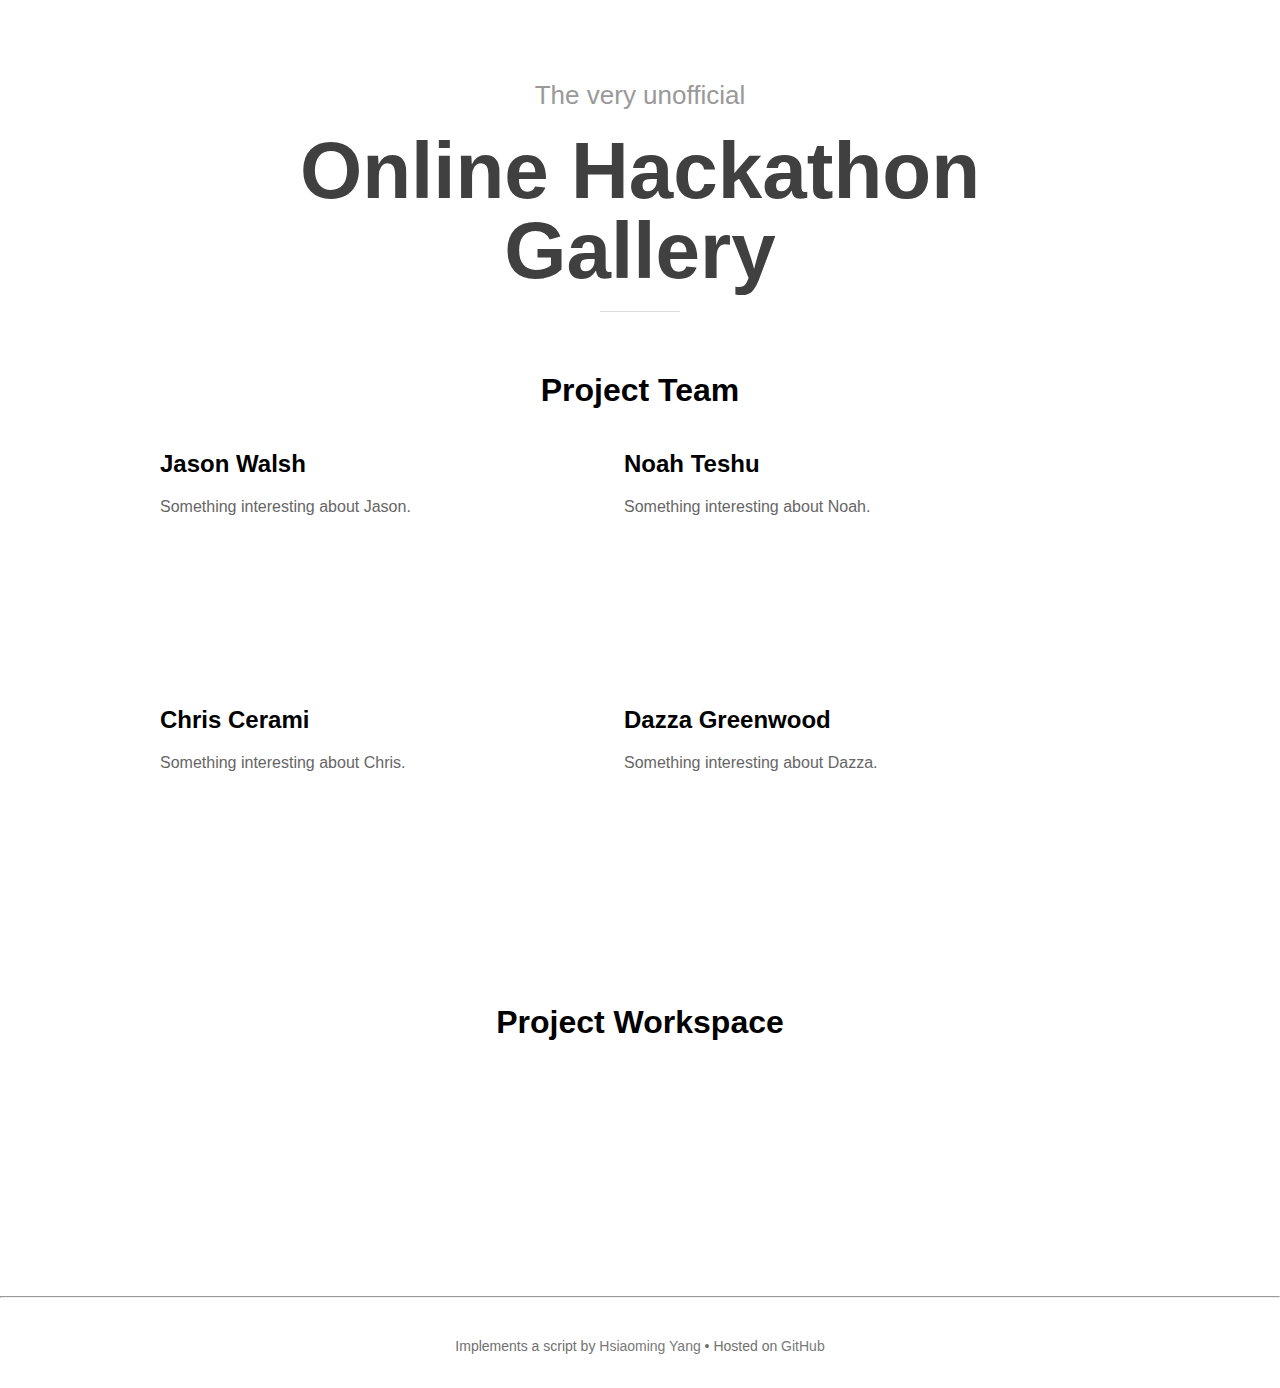
<file: index.html>
<!doctype html>
<html>
  <head>
    <title>Online Hackathon</title>
    <link rel="stylesheet" href="site.css">
    <meta name="gc:base" content="./">
    <meta name="gc:client-id" content="a11a1bda412d928fb39a">
    <meta name="gc:client-secret" content="92b7cf30bc42c49d589a10372c3f9ff3bb310037">
    <script type="text/javascript">
      var _gaq = _gaq || [];
      _gaq.push(['_setAccount', 'UA-21475122-5']);
      _gaq.push(['_setCustomVar', 1, 'Repo', 'lepture/github-cards']);
      _gaq.push(['_trackPageview']);
      (function() {
        var ga = document.createElement('script'); ga.type = 'text/javascript'; ga.async = true;
        if (location.port || !/^http/.test(location.protocol)) {
          return;
        }
        ga.src = '//www.google-analytics.com/ga.js';
        var s = document.getElementsByTagName('script')[0]; s.parentNode.insertBefore(ga, s);
      })();
    </script>
  </head>
  <body>  

  <div class="container">
      <div class="header">
        <div class="unofficial">The very unofficial</div>
        <h1>Online Hackathon Gallery</h1>
      </div>
      <div class="cases">
        
       <center><h1>Project Team</h1></center>


        <div class="case user">
          <h2>Jason Walsh</h2>
          <p>Something interesting about Jason.</p>
          <div class="github-card" data-user="jwalsh" data-theme="medium"></div>
        </div>

        <div class="case user">
          <h2>Noah Teshu</h2>
          <p>Something interesting about Noah.</p>
          <div class="github-card" data-user="Noah-T" data-width=400 data-theme="medium"></div>
        </div>


       <div class="case user">
          <h2>Chris Cerami</h2>
          <p>Something interesting about Chris.</p>
          <div class="github-card" data-user="chrisccerami" data-theme="medium"></div>
        </div>

        <div class="case user">
          <h2>Dazza Greenwood</h2>
          <p>Something interesting about Dazza.</p>
          <div class="github-card" data-user="dazzaji" data-width=400 data-theme="medium"></div>
        </div>

      </div>










      <div class="howto">
        <h1>Project Workspace</h1>
        <div class="github-card" data-user="FirstToDisclose" data-repo="OnlineHackathon" data-width=400  data-theme="medium"></div>
        </div>

        

        

          
        </div>
        <div class="howto-section" id="howto-preview">
        </div>
        <div class="howto-section">     </div>
      </div>


      <hr>
      
      <div class="footer">
        <p>Implements a script by <a href="http://lepture.com/">Hsiaoming Yang</a> • Hosted on <a href="https://github.com">GitHub</a></p>
      </div>
    </div>
    <script src="site.js"></script>
    <script src="widget.js"></script>
  </body>
</html>
</file>
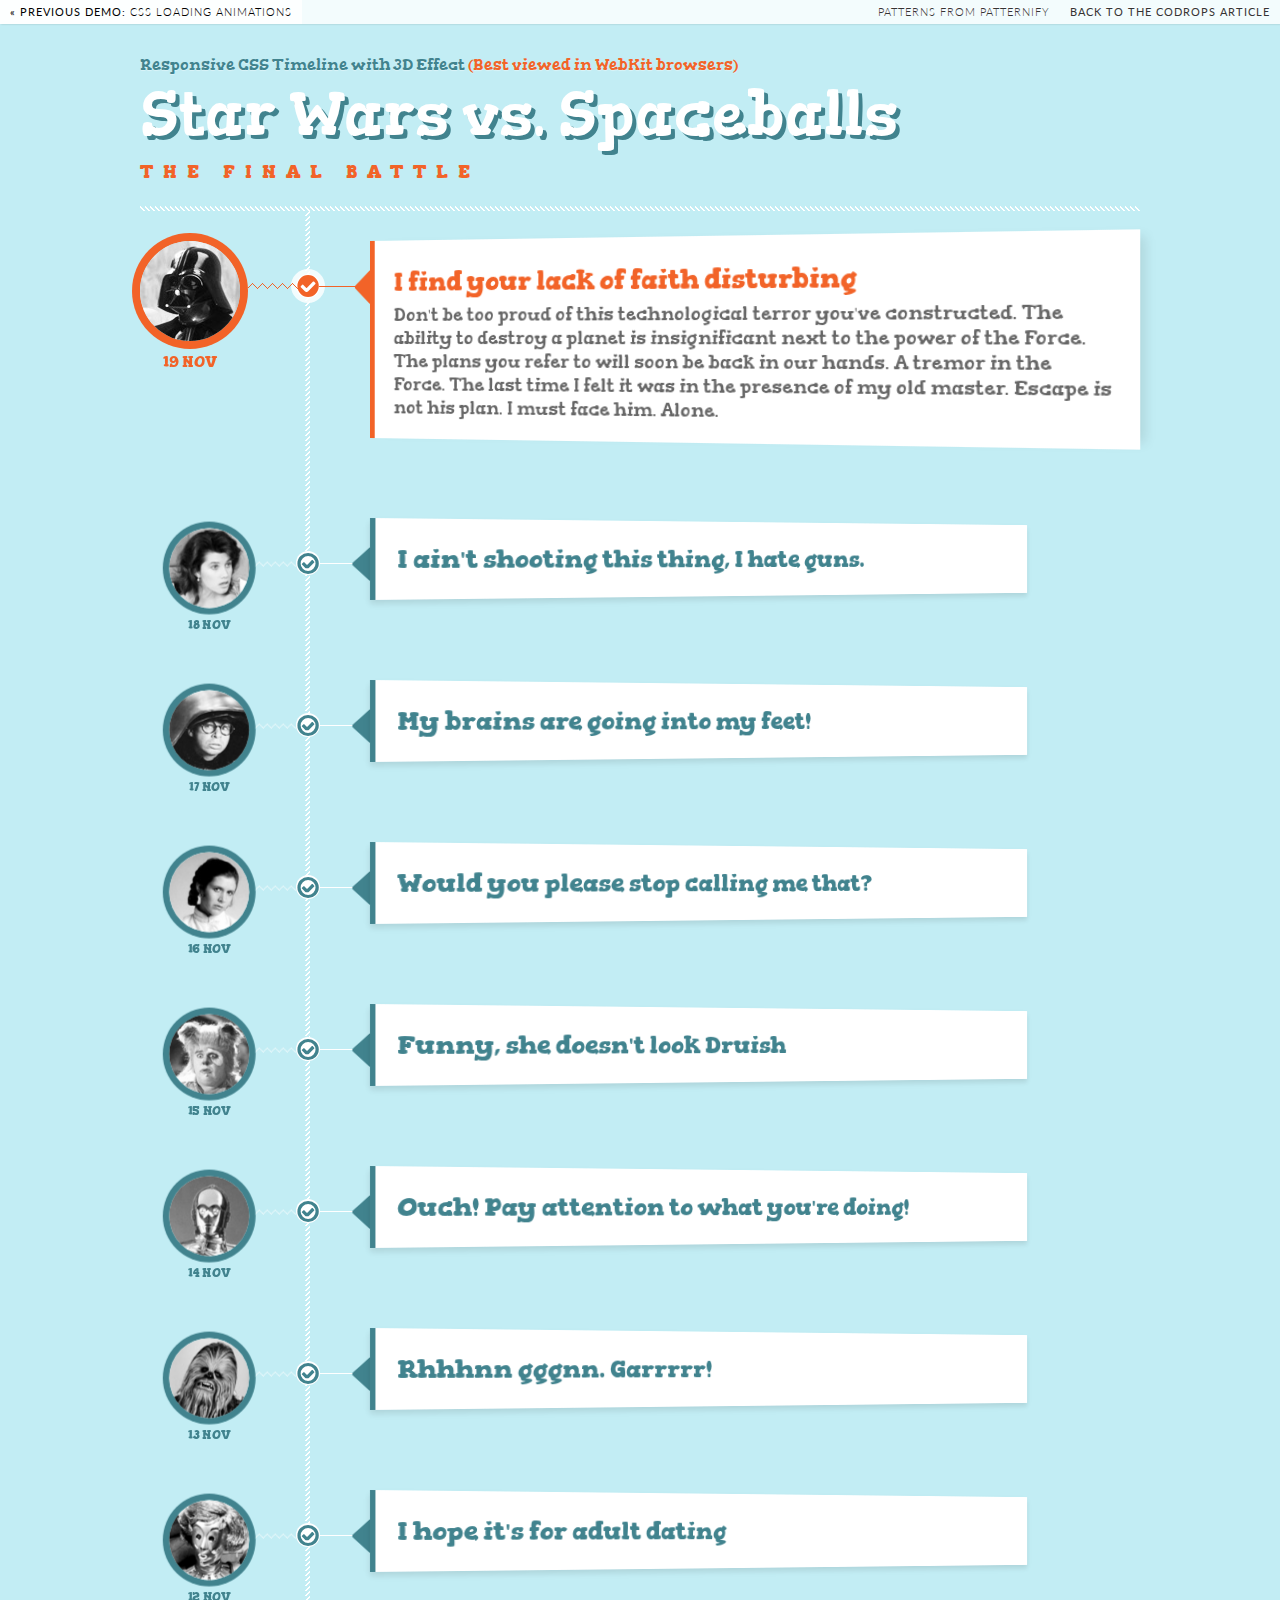
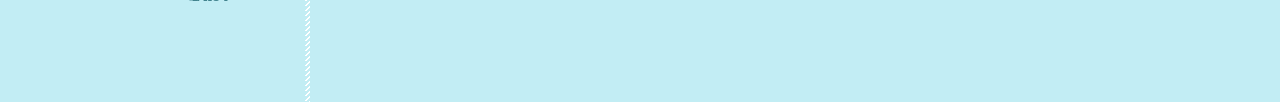
<file: 3Dtime/index.html>
<!DOCTYPE html>
<html lang="en">
	<head>
		<meta charset="UTF-8" />
		<meta http-equiv="X-UA-Compatible" content="IE=edge,chrome=1"> 
		<meta name="viewport" content="width=device-width, initial-scale=1.0"> 
		<title>Responsive CSS Timeline with 3D Effect</title>
		<meta name="description" content="Responsive CSS Timeline with 3D Effect" />
		<meta name="keywords" content="timeline, 3d, css, css3, css-only, transitions, responsive, fluid" />
		<meta name="author" content="Codrops" />
		<link rel="shortcut icon" href="../favicon.ico"> 
		<link rel="stylesheet" type="text/css" href="css/style.css" />
		<script src="js/modernizr.custom.63321.js"></script>
		<!--[if lte IE 7]><style>.support-note .note-ie{display:block;}</style><![endif]-->
	</head>
	<body>
		<div class="container">	

			<!-- Codrops top bar -->
			<div class="codrops-top clearfix">
				<a href="http://tympanus.net/Tutorials/LoadingAnimations/">
					<strong>&laquo; Previous Demo: </strong>Css Loading Animations
				</a>
				<span class="right">
					<a href="http://www.patternify.com/">Patterns from Patternify</a>
					<a href="http://tympanus.net/codrops/?p=12185">
						<strong>Back to the Codrops Article</strong>
					</a>
				</span>
			</div><!--/ Codrops top bar -->
			
			<header class="clearfix">
			
				<h1>Responsive CSS Timeline with 3D Effect <span>(Best viewed in WebKit browsers)</span></h1>
				<h2>Star Wars vs. Spaceballs <span>The final battle</span></h2>
				<div class="support-note">
					<span class="note-ie">Sorry, only modern browsers.</span>
				</div>
				
			</header>
			
			<section class="main">

				<ul class="timeline">

					<li class="event">
						<input type="radio" name="tl-group" checked/>
						<label></label>
						<div class="thumb user-4"><span>19 Nov</span></div>
						<div class="content-perspective">
							<div class="content">
								<div class="content-inner">
									<h3>I find your lack of faith disturbing</h3>
									<p>Don't be too proud of this technological terror you've constructed. The ability to destroy a planet is insignificant next to the power of the Force. The plans you refer to will soon be back in our hands. A tremor in the Force. The last time I felt it was in the presence of my old master. Escape is not his plan. I must face him. Alone.</p>
								</div>
							</div>
						</div>
					</li>

					<li class="event">
						<input type="radio" name="tl-group"/>
						<label></label>
						<div class="thumb user-6"><span>18 Nov</span></div>
						<div class="content-perspective">
							<div class="content">
								<div class="content-inner">
									<h3>I ain't shooting this thing, I hate guns.</h3>
									<p>Ha, didn't even stay for the wedding. Just took his million spacebucks and ran. And you will not call me 'you'. You will never address me as 'you'. You will call me 'your royal highness'. I really must go back. I shouldn't have run away. I realize now that love is one luxury a princess cannot afford. </p>
								</div>
							</div>
						</div>
					</li>

					<li class="event">
						<input type="radio" name="tl-group"/>
						<label></label>
						<div class="thumb user-3"><span>17 Nov</span></div>
						<div class="content-perspective">
							<div class="content">
								<div class="content-inner">
									<h3>My brains are going into my feet! </h3>
									<p>We're done with you. Go back to the golf course and work on your putz. Nah, he got the upside, I got the downside. See there's two sides to every Schwartz.  What's the matter with this thing, what's all that churnning and bubbling, you call that radar screen? Ah, planet Druidia. And under that air shield, ten thousand years of fresh air. We must get through that air shield! Say goodbye to your two best friends, and I don't mean your pals in the Winnebago. So, Lone Star, now you see that evil will always triumph because good is dumb. </p>
								</div>
							</div>
						</div>
					</li>

					<li class="event">
						<input type="radio" name="tl-group"/>
						<label></label>
						<div class="thumb user-5"><span>16 Nov</span></div>
						<div class="content-perspective">
							<div class="content">
								<div class="content-inner">
									<h3>Would you please stop calling me that?</h3>
									<p>You make it so difficult sometimes. You have your moments. Not many of them, but you do have them. You're not actually going IN to an asteroid field? I happen to like nice men. This bucket of bolts's never gonna get us past that blockade. We're going to get pulverized if we stay out here much longer. Evacuate remaining ground staff.</p>
								</div>
							</div>
						</div>
					</li>

					<li class="event">
						<input type="radio" name="tl-group"/>
						<label></label>
						<div class="thumb user-2"><span>15 Nov</span></div>
						<div class="content-perspective">
							<div class="content">
								<div class="content-inner">
									<h3>Funny, she doesn't look Druish</h3>
									<p>It's not that we're afraid, far from it, it's just that we've got this thing about death... It's not us! I'm a mog: half man, half dog. I'm my own best friend! The minute we move in they're gonna spot us on their radar. Whoa, hold it, time. Chief... I can't... I can't go any further. I can't go any further. </p>
								</div>
							</div>
						</div>
					</li>

					<li class="event">
						<input type="radio" name="tl-group"/>
						<label></label>
						<div class="thumb user-7"><span>14 Nov</span></div>
						<div class="content-perspective">
							<div class="content">
								<div class="content-inner">
									<h3>Ouch! Pay attention to what you're doing! </h3>
									<p>Artoo says that the chances of survival are 725 to 1. Actually Artoo has been known to make mistakes... from time to time... Oh dear...The odds of successfully surviving an attack on an Imperial Star Destroyer are approximately... Sir, it's quite possible this asteroid is not entirely stable. Oh. They've encased him in Carbonite. He should be quite well protected. If he survived the freezing process, that is. If I may say so, sir, I noticed earlier the hyperdrive motivator has been damaged. It's impossible to go to lightspeed. Stupid little short-circuit! He'll be *quite* all right. </p>
								</div>
							</div>
						</div>
					</li>

					<li class="event">
						<input type="radio" name="tl-group"/>
						<label></label>
						<div class="thumb user-1"><span>13 Nov</span></div>
						<div class="content-perspective">
							<div class="content">
								<div class="content-inner">
									<h3>Rhhhnn gggnn. Garrrrr!</h3>
									<p>Rrrrrrr rrrraaaahhh rrrrrrggghhhhnn! Arrrggghhnnn. Grrrhn. Gahr. Rrrrrrr rrrraaaahhh rrrrrrggghhhhnn! Grrf. Arrrggghhnnn. Grrrhn. Gahr. Grrrhn. Gahr. Rrrrrrr rrrraaaahhh rrrrrrggghhhhnn! Gahr. Gahr. Arrrggghhnnn. Grrrhn.</p>
								</div>
							</div>
						</div>
					</li>

					<li class="event">
						<input type="radio" name="tl-group"/>
						<label></label>
						<div class="thumb user-8"><span>12 Nov</span></div>
						<div class="content-perspective">
							<div class="content">
								<div class="content-inner">
									<h3>I hope it's for adult dating</h3>
									<p>Can we talk? OK, we all know Prince Valium is a pill. But you could have married him for your father's sake and had a headache for the next 25 years. Well, goodbye virgin alarm. Besides he got a sexy voice. He might be cute. Hey wait, you forgot to get married! And if we go over our pagecount, the network will kill us. You know, you've got a very unique voice. You should be in silent films.</p>
								</div>
							</div>
						</div>
					</li>
					
				</ul>
			</section>

		</div><!-- /container -->

	</body>
</html>
</file>
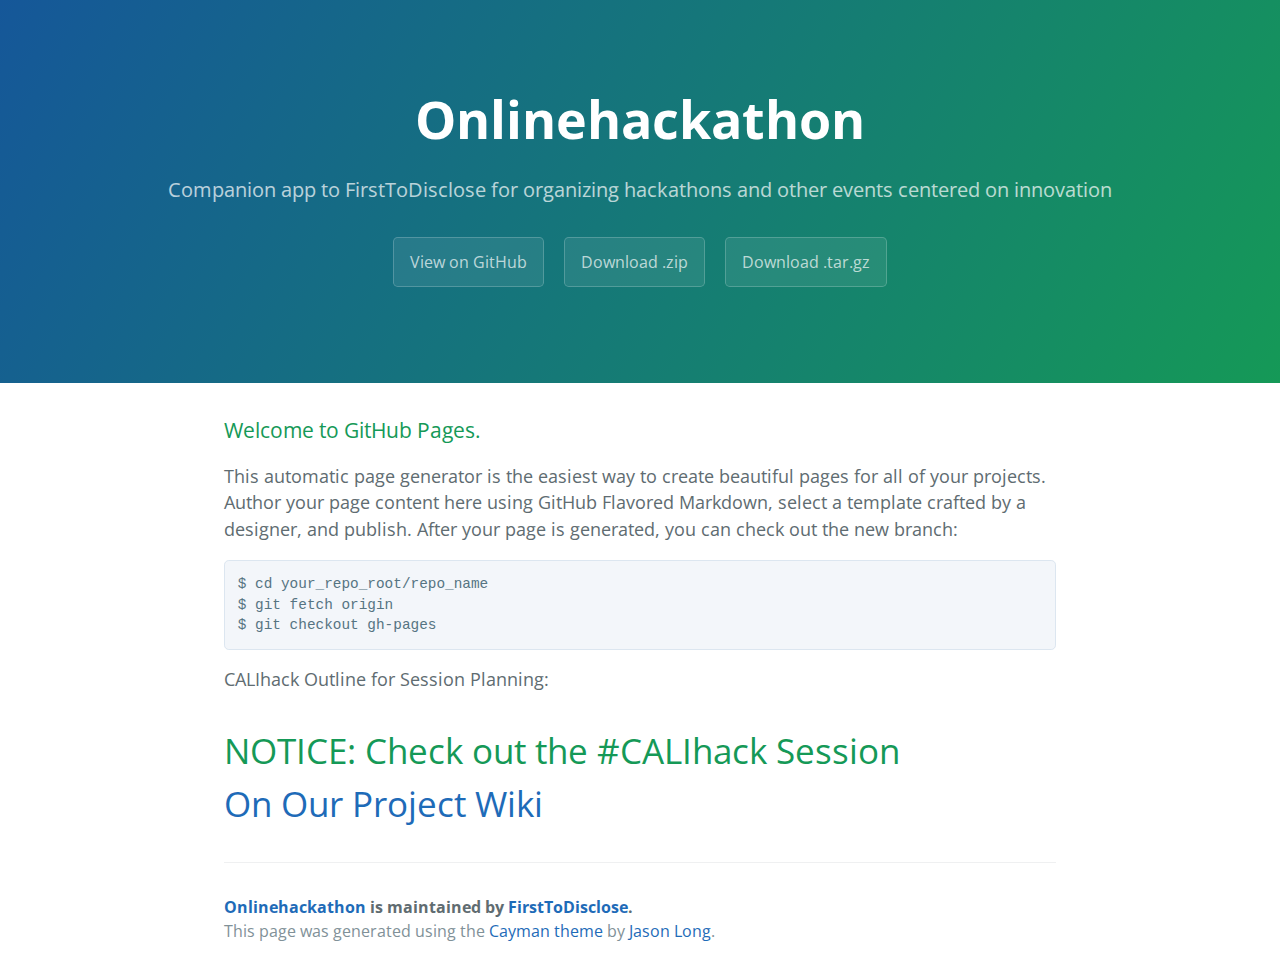
<file: Archive/index.html>
<!DOCTYPE html>
<html lang="en-us">
  <head>
    <meta charset="UTF-8">
    <title>Onlinehackathon by FirstToDisclose</title>
    <meta name="viewport" content="width=device-width, initial-scale=1">
    <link rel="stylesheet" type="text/css" href="stylesheets/normalize.css" media="screen">
    <link href='http://fonts.googleapis.com/css?family=Open+Sans:400,700' rel='stylesheet' type='text/css'>
    <link rel="stylesheet" type="text/css" href="stylesheets/stylesheet.css" media="screen">
    <link rel="stylesheet" type="text/css" href="stylesheets/github-light.css" media="screen">
  </head>
  <body>
    <section class="page-header">
      <h1 class="project-name">Onlinehackathon</h1>
      <h2 class="project-tagline">Companion app to FirstToDisclose for organizing hackathons and other events centered on innovation</h2>
      <a href="https://github.com/FirstToDisclose/OnlineHackathon" class="btn">View on GitHub</a>
      <a href="https://github.com/FirstToDisclose/OnlineHackathon/zipball/master" class="btn">Download .zip</a>
      <a href="https://github.com/FirstToDisclose/OnlineHackathon/tarball/master" class="btn">Download .tar.gz</a>
    </section>

    <section class="main-content">
      <h3>
<a id="welcome-to-github-pages" class="anchor" href="#welcome-to-github-pages" aria-hidden="true"><span class="octicon octicon-link"></span></a>Welcome to GitHub Pages.</h3>

<p>This automatic page generator is the easiest way to create beautiful pages for all of your projects. Author your page content here using GitHub Flavored Markdown, select a template crafted by a designer, and publish. After your page is generated, you can check out the new branch:</p>

<pre><code>$ cd your_repo_root/repo_name
$ git fetch origin
$ git checkout gh-pages
</code></pre>


<span>CALIhack Outline for Session Planning:</span></p><p class="c2 c13 subtitle"><a name="h.v85ao6nkis5b"></a><span class="c0">
  
  
<p><h1> NOTICE: Check out the #CALIhack Session
<br>
<a href="https://github.com/FirstToDisclose/OnlineHackathon/wiki/CALIhack-2015-Conference-Engagement">On Our Project Wiki</a></h1></p>
  
  
      <footer class="site-footer">
        <span class="site-footer-owner"><a href="https://github.com/FirstToDisclose/OnlineHackathon">Onlinehackathon</a> is maintained by <a href="https://github.com/FirstToDisclose">FirstToDisclose</a>.</span>

        <span class="site-footer-credits">This page was generated using the <a href="https://github.com/jasonlong/cayman-theme">Cayman theme</a> by <a href="https://twitter.com/jasonlong">Jason Long</a>.</span>
      </footer>

    </section>

  
  </body>
</html>
</file>
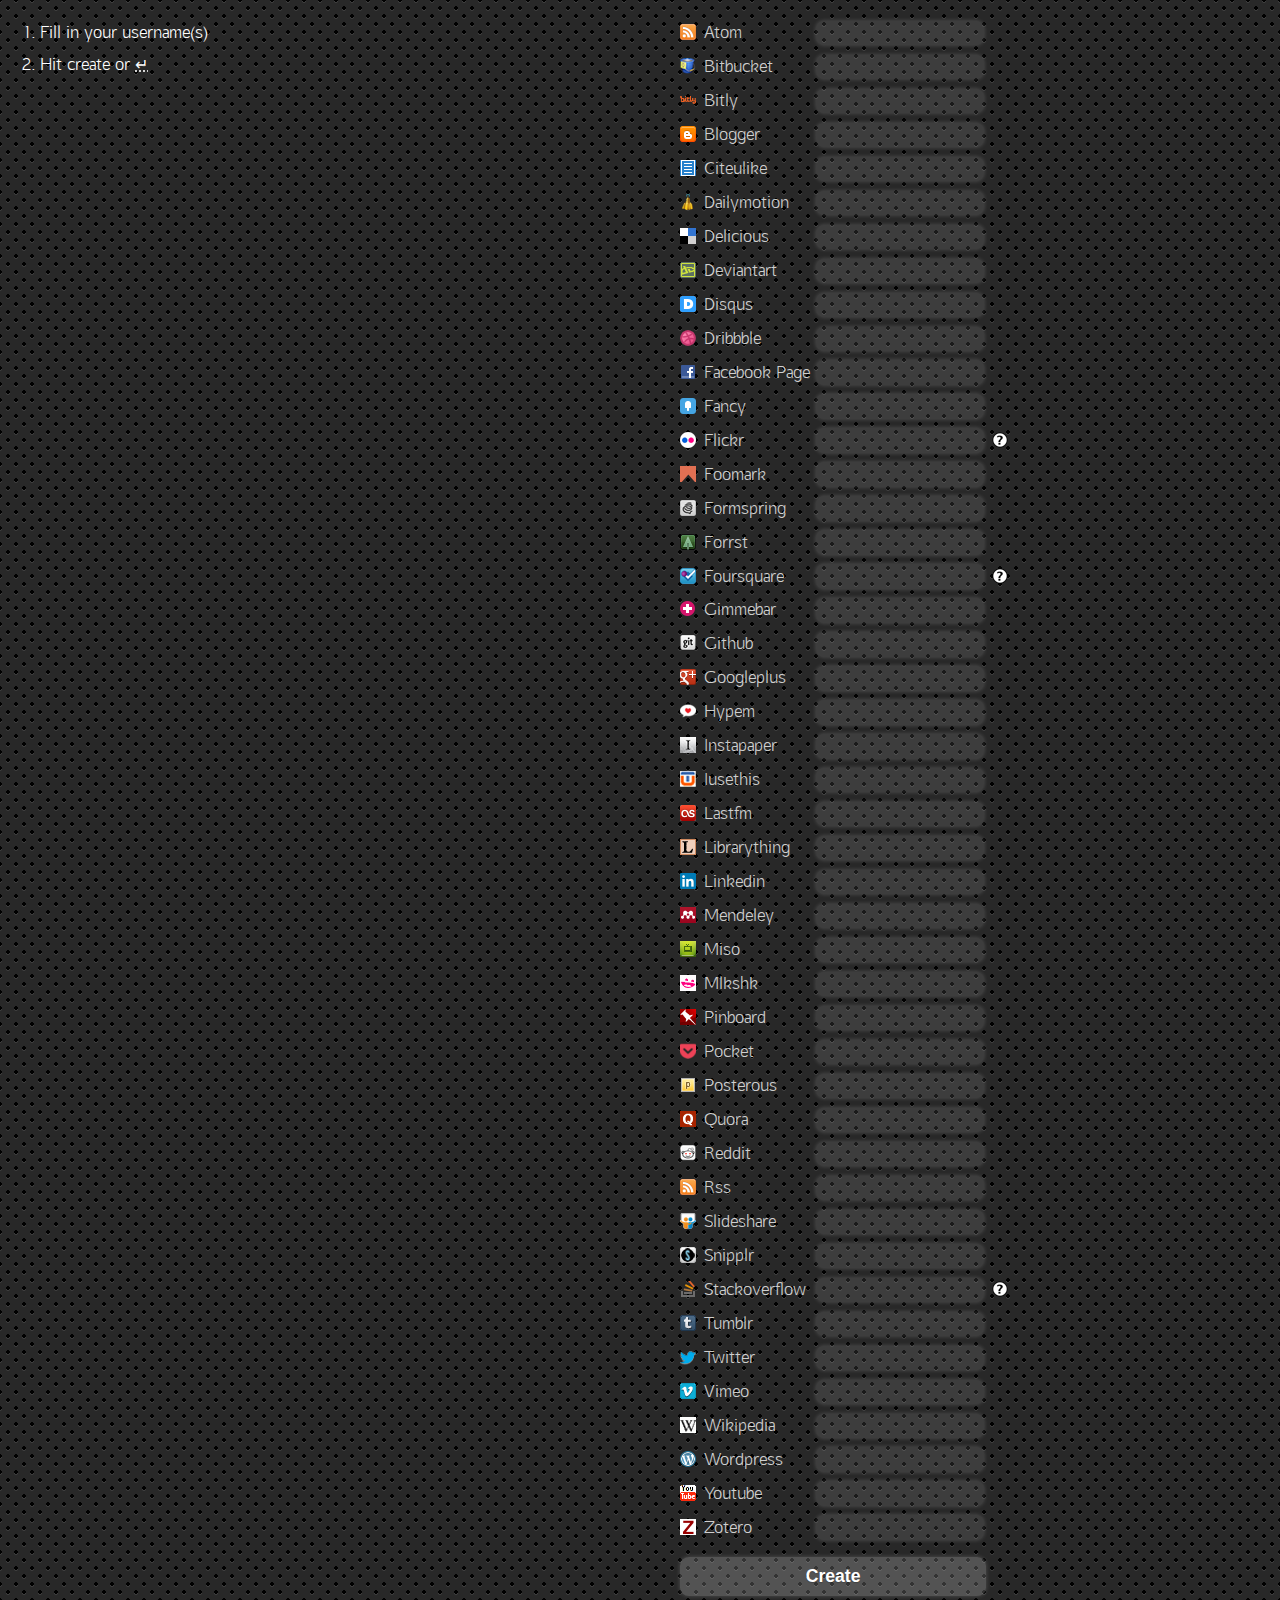
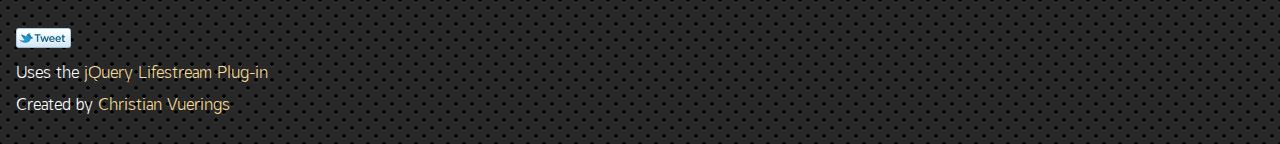
<file: LifeStreamUpdates/me/index.html>
<!DOCTYPE html>
<html>
<head>
  <meta charset="utf-8">
  <meta name="description" content="Create your own lifestream with the jQuery lifestream plug-in">
  <meta name="keywords" content="jQuery, plugin, lifestream, jquery-lifestream, twitter, delicious, github, stackoverflow, flickr, lastfm, youtube">

  <title>Your lifestream - made with jQuery Lifestream</title>

  <style type="text/css">
    @font-face {
        font-family: 'AftasansRegular';
        src: url('assets/aftasansthin-regular-webfont.eot');
        src: url('assets/aftasansthin-regular-webfont.eot?#iefix') format('embedded-opentype'),
             url('assets/aftasansthin-regular-webfont.woff') format('woff'),
             url('assets/aftasansthin-regular-webfont.ttf') format('truetype'),
             url('assets/aftasansthin-regular-webfont.svg#AftasansRegular') format('svg');
        font-weight: normal;
        font-style: normal;
    }

    * {
      margin: 0;
      padding: 0;
    }
    body {
      background:
        radial-gradient(black 15%, transparent 16%) 0 0,
        radial-gradient(black 15%, transparent 16%) 8px 8px,
        radial-gradient(rgba(255,255,255,.1) 15%, transparent 20%) 0 1px,
        radial-gradient(rgba(255,255,255,.1) 15%, transparent 20%) 8px 9px;
      background:
        -webkit-radial-gradient(black 15%, transparent 16%) 0 0,
        -webkit-radial-gradient(black 15%, transparent 16%) 8px 8px,
        -webkit-radial-gradient(rgba(255,255,255,.1) 15%, transparent 20%) 0 1px,
        -webkit-radial-gradient(rgba(255,255,255,.1) 15%, transparent 20%) 8px 9px;
      background:
        -moz-radial-gradient(black 15%, transparent 16%) 0 0,
        -moz-radial-gradient(black 15%, transparent 16%) 8px 8px,
        -moz-radial-gradient(rgba(255,255,255,.1) 15%, transparent 20%) 0 1px,
        -moz-radial-gradient(rgba(255,255,255,.1) 15%, transparent 20%) 8px 9px;
      background-color:#282828;
      background-size:16px 16px;
      color: #fff;
    	font: 16px/100% "AftasansRegular", Helvetica, Arial, sans-serif;
      margin: 1.0em;
      max-width: 1000px;
    }
    h1 { font-size: 3.8em; color: #fff; margin-bottom: 3px; }
    h1 .small { font-size: 0.4em; }
    h2 { font-size: 1.5em; color: #3908bc; clear: both;}
    h3 { text-align: center; color: #3908bc; }
    a { color: #F6DD97; text-decoration: none}
    a:hover {text-decoration: underline;}
    ul li { list-style-type: none;}
    ol { margin-left: 1.5em;}
    ol li {padding: 0.5em 0;}

    #options {
      float: right;
      margin-left: 1em;
      width: 21em;
    }

    #options label {
      background-repeat: no-repeat;
      background-position: left center;
      color: rgb(255,255,255);
      color: rgba(255,255,255,0.8);
      clear: both;
      cursor: pointer;
      text-transform: capitalize;
      float:left;
      position: relative;
      padding: 0.5em 0 0.5em 1.5em;
      width: 7em;
    }
    #options input[type=text] {
      color: rgb(255,255,255);
      color: rgba(255,255,255,0.8);
      background: rgb(0,0,0);
      background: rgba(255,255,255,0.1);
      border: 0;
      -webkit-border-radius: .5em;
    	-moz-border-radius: .5em;
    	border-radius: .5em;
    	box-shadow: 0 0 4px rgba(255,255,255,0.2);
      float:left;
      font: 1em "MuseoSans500", Helvetica, Arial, sans-serif;
      padding: 0.2em 0.5em;
      margin: 0.3em 0;
      width: 9.5em;
    }
    #options input[type=text]:focus, #options input[type=text]:hover {
      background: rgba(255,255,255,0.2);
    }
    #options a {
      background: no-repeat center center url([data-uri]);
      display: block;
      border-radius:8px;
      margin: 0.5em;
      height: 16px;
      width: 16px;
      float: left;
    }
    #options a:hover, #options a:focus {
      -webkit-box-shadow: 0 0 8px rgba(255,255,255,0.8);
    	-moz-box-shadow: 0 0 8px rgba(255,255,255,0.8);
    	box-shadow: 0 0 8px rgba(255,255,255,0.8);
    }
    .button {
      background: rgb(0,0,0);
      background: rgba(255,255,255,0.2);
      border: 0;
      clear: both;
      color: #fff;
    	cursor: pointer;
    	display: inline-block;
    	float: left;
    	font-weight: bold;
    	font-size: 1.1em;
    	margin-top: 0.7em;
    	padding: .5em 2em .55em;
    	text-align: center;
    	text-decoration: none;
    	text-shadow: 0 1px 1px rgba(0,0,0,0.2);
    	-webkit-border-radius: .5em;
    	-moz-border-radius: .5em;
    	border-radius: .5em;
    	-webkit-box-shadow: 0 0 4px rgba(255,255,255,0.2);
    	-moz-box-shadow: 0 0 4px rgba(255,255,255,0.2);
    	box-shadow: 0 0 4px rgba(255,255,255,0.2);
    	width: 17.4em;
    }
    .button:hover {
    	text-decoration: none;
    	background: rgba(255,255,255,0.4);
    }
    .button:active {
    	position: relative;
    	top: 1px;
    }

    #empty, #lifestream {
      float: left;
      max-width: 40em;
    }

    #lifestream {
      color: #d4d4d4;
      font-size: 0.95em;
    }
    #lifestream a {
      color: #f6dd97;
      text-decoration: none;
    }
    #lifestream a:hover {
      color: #fff5d8;
      text-decoration: underline;
    }
    #lifestream ul {
      margin: 0;
      padding: 0;
    }
    #lifestream li {
      line-height: 1.2em;
      padding: 5px 3px 5px 25px;
      background-repeat: no-repeat;
      background-position: left center;
    }
    #lifestream li:hover {
      color: #e9e9e9;
    }

    .ir { display: block;text-indent: -999em;overflow: hidden;background-repeat: no-repeat;text-align: left;direction: ltr;}

    #footer {clear: both; padding: 2em 0 0em;}
    #footer p {clear: both; padding-bottom: 1em;}

    /* twitter */
    .twitterbutton {
      float: left;
      margin-right: 1em;
    }
    .twitterbutton a {
      background: no-repeat 0 0;
      background-image: url([data-uri]);
      border-radius: 3px;
      display: block;
      height: 20px;
      width: 55px;
    }
    .twitterbutton a:hover {background-position:0 -20px;}
    .twitterbutton a:active {background-position:0 -40px;}

    @media (max-width: 1005px) {

      #lifestream {
      	max-width: 50%;
      }

    }
    @media (max-width: 750px) {

      #options, #lifestream, #empty {
        max-width: 100%;
        clear: both;
        float: none;
        overflow: hidden;
      }

      #options, #empty {
        margin: 0 0 20px 0;
        width: auto;
      }

    }
  </style>
  <link href="../css/lifestream.css" rel="stylesheet" type="text/css" />
  <link rel="shortcut icon" type="image/x-icon" href="../favicon.ico">
</head>
<body>

  <div id="empty">
    <ol>
      <li>Fill in your username(s)</li>
      <li>Hit create or <abbr title="ENTER key">&#8629;</abbr></li>
    </ol>
  </div>
  <div id="options">&nbsp;</div>
  <div id="lifestream">&nbsp;</div>

  <div id="footer">
    <p class="twitterbutton ir">
      <a href="http://twitter.com/share?original_referer=http%3A%2F%2Fdenbuzze.com&amp;url=http%3A%2F%2Fchristianv.github.com%2Fjquery-lifestream%2Fme&amp;text=My+lifestream&amp;via=denbuzze" target="_blank">Tweet</a>
    </p>
    <iframe src="https://www.facebook.com/plugins/like.php?layout=button_count&amp;href=http://christianv.github.com/jquery-lifestream/me" scrolling="no" frameborder="0" style="border:none; width:120px; height:25px"></iframe>
    <p>Uses the <a href="http://christianv.github.com/jquery-lifestream">jQuery Lifestream Plug-in</a></p>
    <p>Created by <a href="http://denbuzze.com">Christian Vuerings</a></p>
  </div>

  <script src="//ajax.googleapis.com/ajax/libs/jquery/1.8.2/jquery.min.js"></script>
  <script>!window.jQuery && document.write('<script src="//ajax.aspnetcdn.com/ajax/jQuery/jquery-1.8.2.min.js"><\/script>');</script>
  <script src="jquery.ba-bbq.min.js" type="text/javascript" charset="utf-8"></script>

  <script src="../jquery.lifestream.js" type="text/javascript" charset="utf-8"></script>
  <script>
    $(function(){

      var $empty = $("#empty"),
          $form,
          $lifestream = $("#lifestream"),
          $options = $("#options"),
          $twitterbutton = $(".twitterbutton a"),
          help = {
            "flickr": "http://idgettr.com/",
            "foursquare": "http://www.cl.ly/7TEJ",
            "stackoverflow": "http://f.cl.ly/items/0a3K2Z42442l3d030g0E/stackoverflow.png"
          };

      var bindSubmit = function(){
        $form = $('form', $options);
        $form.bind("submit", function(){
          var output = {};
          $("input[type=text]",$form).each(function(i, element){
            output[element.id] = element.value;
          })
          $.bbq.pushState(output);
          return false;
        })
      }

      var generateform = function(){
        var form = '<form method="post" action="index.html">', name;

        // Get all the current available services
        for(var i in $.fn.lifestream.feeds){
          if($.fn.lifestream.feeds.hasOwnProperty(i)){
			name = i.replace("_", " ");
            form += '<label for="' + i + '" class="lifestream-' + i + '">'
                 + name + "</label>"
                 + '<input type="text" name="' + i + '" id="' + i + '" />';
            if(help[i]){
              form += '<a href="' + help[i] + '" title="Find your '
                   + i + ' id or username" target="_blank" class="ir">?</a>'
            }
          }
        }
        form += '<input type="submit" class="button" value="Create" />'
             + "</form>";

        $options.html(form);
      }

      generateform();
      bindSubmit();

      var generateTwitter = function(isempty){
        var output = {
          "original_referer": "http://denbuzze.com",
          "url": isempty ? "http://christianv.github.com/jquery-lifestream/me" : window.location.href,
          "text": "My lifestream",
          "via": "denbuzze"
        }
        $twitterbutton.attr("href", "http://twitter.com/share?" + $.param(output, true));
      }

      $(window).bind( "hashchange", function(e) {

        var input = $.bbq.getState(),
            list=[],
            limit=1000,
            showempty=true;

        for(var i in input){
          if(input.hasOwnProperty(i)){
            $("#" + i, $form).val(input[i]);

            if(i !== "googleplus"){
                list.push({
                  "service": i,
                  "user": input[i]
                });
            }
            else {
                list.push({
                  "service": i,
                  "user": input[i],
                  "key": 'AIzaSyCB8pKtPwGWkOMfe49CopUM40F6seVv5AE'
                });
            }
            if(input[i]) {showempty = false};
          }
        }

        generateTwitter(showempty);

        if(showempty){
          $empty.show();
          $lifestream.hide();
        }
        else {
          $empty.hide();
          $lifestream.lifestream({
            "limit": limit,
            "list": list
          });
          $lifestream.show();
        }

      });

      $(window).trigger( "hashchange" );

    });

  </script>

  <script>
    var _gaq=[["_setAccount","UA-190225-11"],["_trackPageview"],["_trackPageLoadTime"]];
    (function(d,t){var g=d.createElement(t),s=d.getElementsByTagName(t)[0];g.async=1;
    g.src=("https:"==location.protocol?"//ssl":"//www")+".google-analytics.com/ga.js";
    s.parentNode.insertBefore(g,s)}(document,"script"));
  </script>

</body>
</html>
</file>
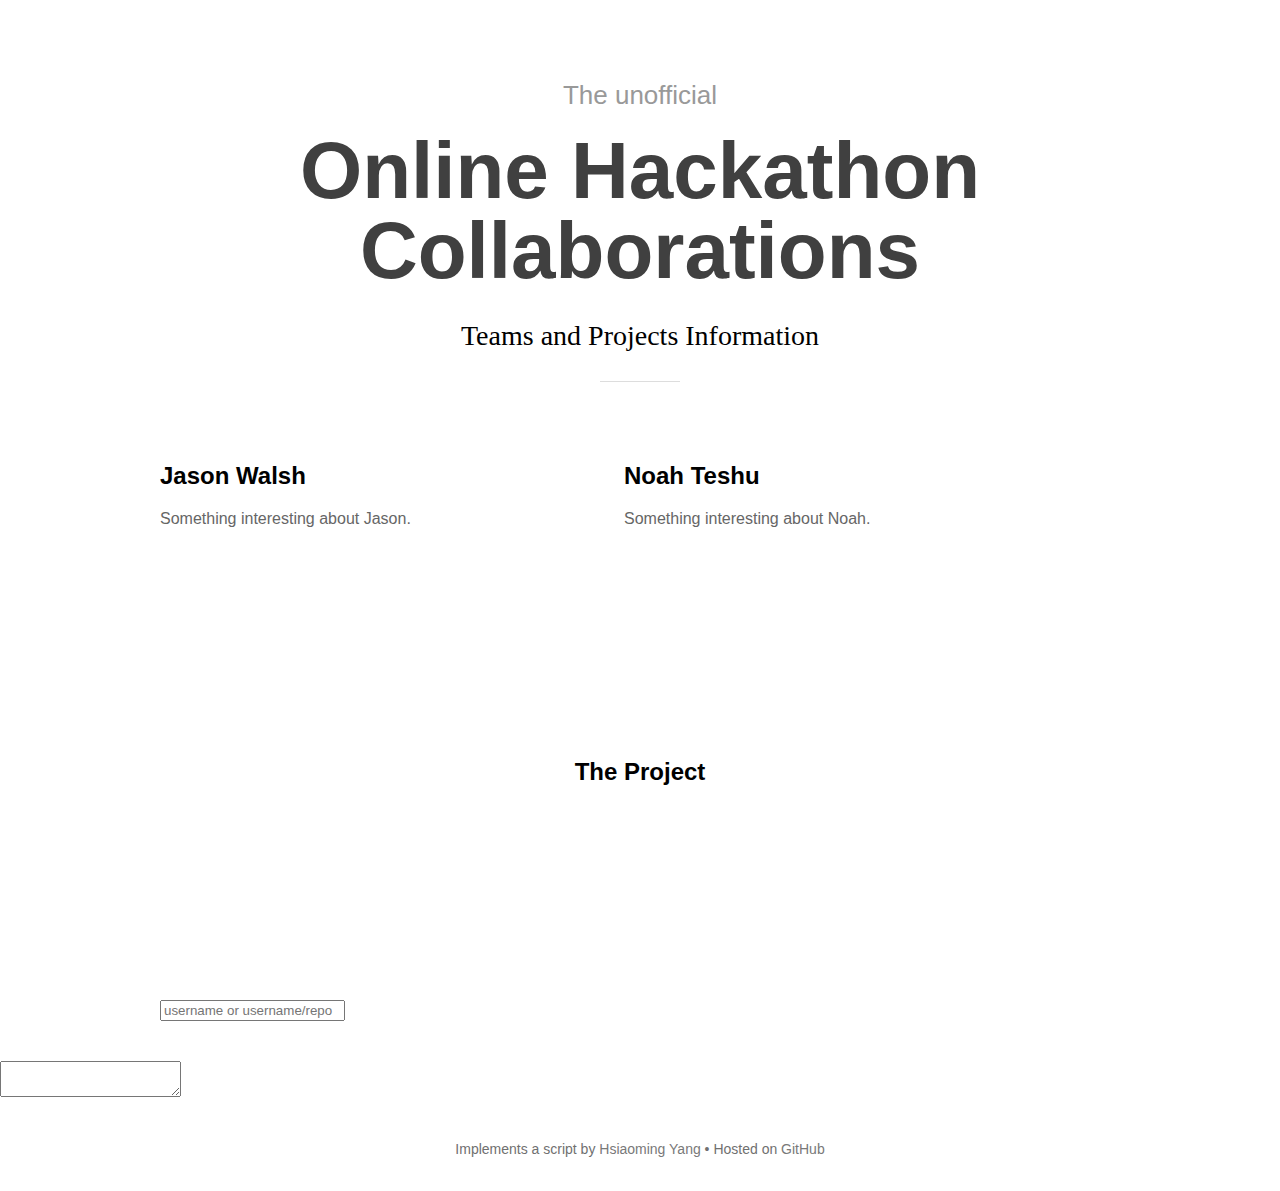
<file: arch.html>
<!doctype html>
<html>
  <head>
    <title>GitHub Cards</title>
    <link rel="stylesheet" href="site.css">
    <meta name="gc:base" content="./">
    <meta name="gc:client-id" content="a11a1bda412d928fb39a">
    <meta name="gc:client-secret" content="92b7cf30bc42c49d589a10372c3f9ff3bb310037">
    <script type="text/javascript">
      var _gaq = _gaq || [];
      _gaq.push(['_setAccount', 'UA-21475122-5']);
      _gaq.push(['_setCustomVar', 1, 'Repo', 'lepture/github-cards']);
      _gaq.push(['_trackPageview']);
      (function() {
        var ga = document.createElement('script'); ga.type = 'text/javascript'; ga.async = true;
        if (location.port || !/^http/.test(location.protocol)) {
          return;
        }
        ga.src = '//www.google-analytics.com/ga.js';
        var s = document.getElementsByTagName('script')[0]; s.parentNode.insertBefore(ga, s);
      })();
    </script>
  </head>
  <body>  <div class="container">
      <div class="header">
        <div class="unofficial">The unofficial</div>
        <h1>Online Hackathon Collaborations</h1>
        <p>Teams and Projects Information</p>
      </div>
      <div class="cases">
        <div class="case user">
          <h2>Jason Walsh</h2>
          <p>Something interesting about Jason.</p>
          <div class="github-card" data-user="jwalsh"></div>
        </div>

        <div class="case user">
          <h2>Noah Teshu</h2>
          <p>Something interesting about Noah.</p>
          <div class="github-card" data-user="Noah-T" data-width=400></div>
        </div>
      </div>
      <div class="howto">
        <h2>The Project</h2>
        <div class="github-card" data-user="FirstToDisclose" data-repo="OnlineHackathon" data-width=400></div>
        </div>

        
          <input id="howto-input" type="text" placeholder="username or username/repo">
        </div>
        <div class="howto-section" id="howto-preview">
        </div>
        <div class="howto-section">
          <textarea id="howto-code"></textarea>
        </div>
      </div>
      
      
      <div class="footer">
        <p>Implements a script by <a href="http://lepture.com/">Hsiaoming Yang</a> • Hosted on <a href="https://github.com">GitHub</a></p>
      </div>
    </div>
    <script src="site.js"></script>
    <script src="widget.js"></script>
  </body>
</html>
</file>
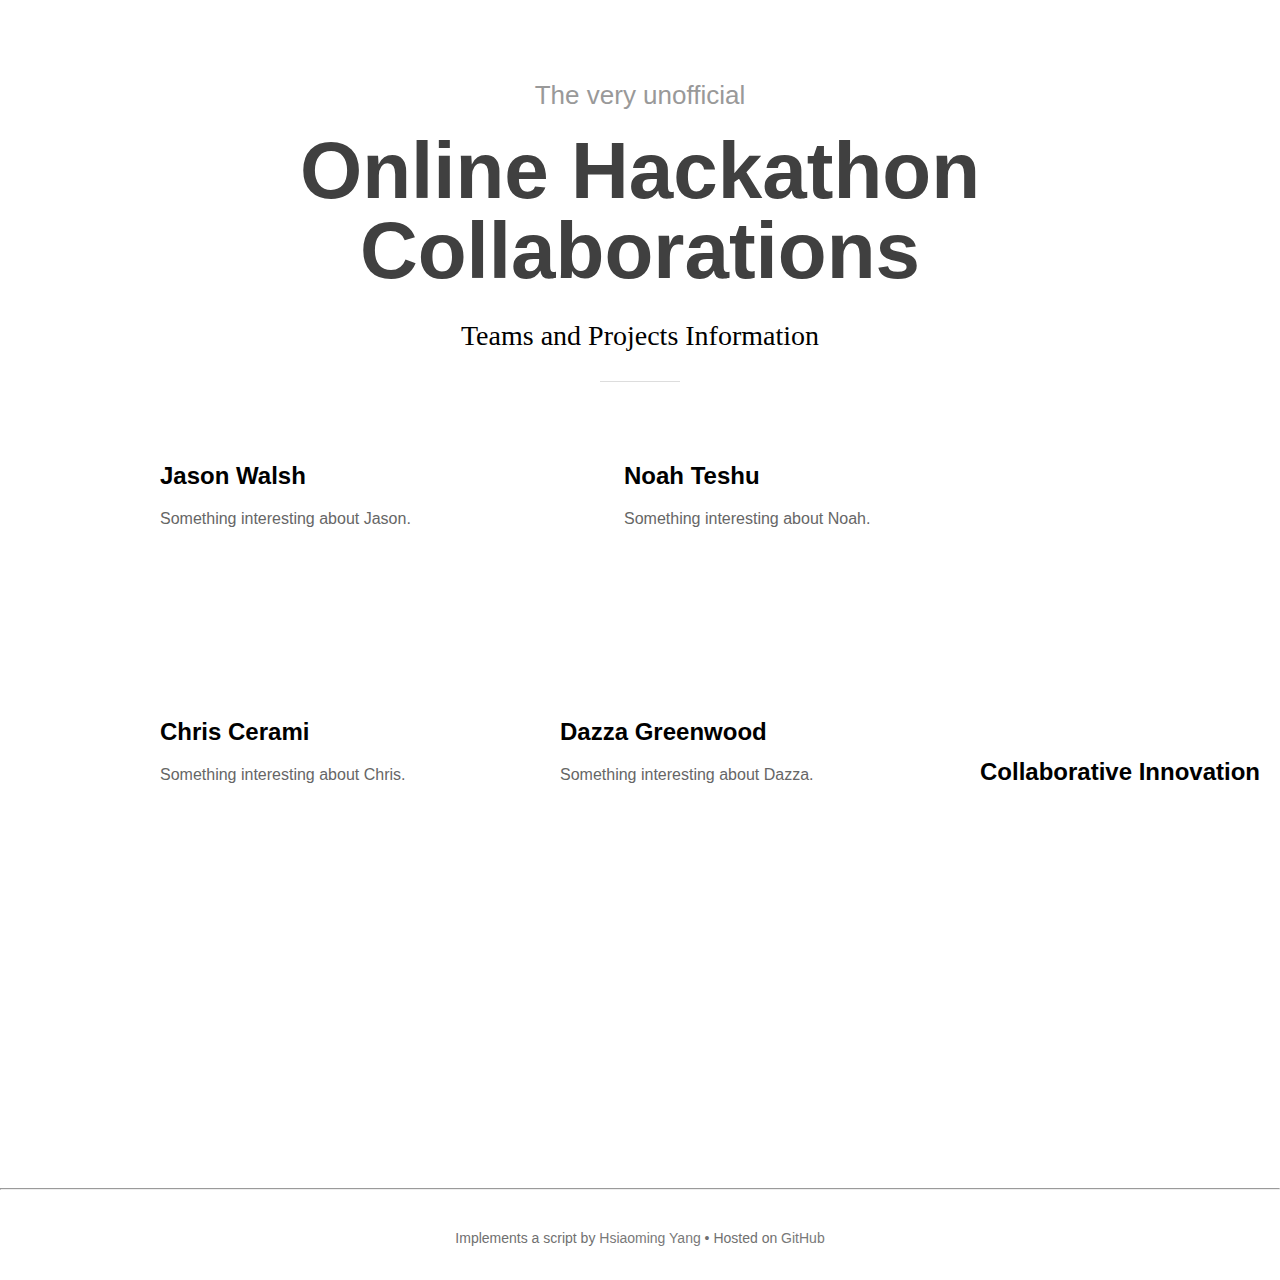
<file: index1.html>
<!doctype html>
<html>
  <head>
    <title>Online Hackathon</title>
    <link rel="stylesheet" href="site.css">
    <meta name="gc:base" content="./">
    <meta name="gc:client-id" content="a11a1bda412d928fb39a">
    <meta name="gc:client-secret" content="92b7cf30bc42c49d589a10372c3f9ff3bb310037">
    <script type="text/javascript">
      var _gaq = _gaq || [];
      _gaq.push(['_setAccount', 'UA-21475122-5']);
      _gaq.push(['_setCustomVar', 1, 'Repo', 'lepture/github-cards']);
      _gaq.push(['_trackPageview']);
      (function() {
        var ga = document.createElement('script'); ga.type = 'text/javascript'; ga.async = true;
        if (location.port || !/^http/.test(location.protocol)) {
          return;
        }
        ga.src = '//www.google-analytics.com/ga.js';
        var s = document.getElementsByTagName('script')[0]; s.parentNode.insertBefore(ga, s);
      })();
    </script>
  </head>
  <body>  

  <div class="container">
      <div class="header">
        <div class="unofficial">The very unofficial</div>
        <h1>Online Hackathon Collaborations</h1>
        <p>Teams and Projects Information</p>
      </div>
      <div class="cases">


        <div class="case user">
          <h2>Jason Walsh</h2>
          <p>Something interesting about Jason.</p>
          <div class="github-card" data-user="jwalsh"></div>
        </div>

                <div class="case user">
          <h2>Noah Teshu</h2>
          <p>Something interesting about Noah.</p>
          <div class="github-card" data-user="Noah-T" data-width=400></div>
        </div>
      </div>


       <div class="case user">
          <h2>Chris Cerami</h2>
          <p>Something interesting about Chris.</p>
          <div class="github-card" data-user="chrisccerami" data-width=400></div>
        </div>

        <div class="case user">
          <h2>Dazza Greenwood</h2>
          <p>Something interesting about Dazza.</p>
          <div class="github-card" data-user="dazzaji" data-width=400></div>
        </div>

      </div>




      </div>












      <div class="howto">
        <h2>Collaborative Innovation</h2>
        <div class="github-card" data-user="FirstToDisclose" data-repo="OnlineHackathon" data-width=400></div>
        </div>

        

        

          
        </div>
        <div class="howto-section" id="howto-preview">
        </div>
        <div class="howto-section">     </div>
      </div>


      <hr>
      
      <div class="footer">
        <p>Implements a script by <a href="http://lepture.com/">Hsiaoming Yang</a> • Hosted on <a href="https://github.com">GitHub</a></p>
      </div>
    </div>
    <script src="site.js"></script>
    <script src="widget.js"></script>
  </body>
</html>
</file>
<file: site.css>
html, body {
  padding: 0;
  margin: 0;
  font-family: "Helvetica Nenu", Hevetica, Arial, sans-serif;
}
.container {
  *width: 960px;
  max-width: 960px;
  margin-left: auto;
  margin-right: auto;
  padding-top: 80px;
}

.header {
  text-align: center;
}
.header:after {
  display: block;
  content: '';
  border-bottom: 1px solid #ddd;
  width: 80px;
  margin: 0 auto;
}
.unofficial {
  font-size: 26px;
  margin-bottom: 20px;
  color: #999;
}
.header h1 {
  margin: 0 0 20px;
  font: bold 80px/1 "Helvetica Neue", Helvetica, Arial, sans-serif;
  color: #404040;
}
.header p {
  font: 28px/34px Georgia, "Times New Roman", Palatino, serif;
}

.cases {
  margin-top: 60px;
  zoom: 1;
}
.cases:after {
  display: block;
  content: '';
  clear: both;
}
.case {
  float: left;
}
.case p {
  color: #666;
}
.cases .user {
  margin-right: 80px;
  min-width: 40%;
}

.howto {
  padding: 40px 0;
  text-align: center;
}
.howto input, .howto textarea {
  padding: 4px 8px;
  margin: 10px 0;
  border: 1px solid #ddd;
  width: 460px;
  max-width: 90%;
  border-radius: 4px;
  color: #565656;
  outline: 0;
}
.howto input {
  text-align: center;
  font: normal 28px/30px "Helvetica Nenu", Hevetica, Arial, sans-serif;
}
.howto textarea {
  font-size: 16px;
  text-align: left;
  height: 80px;
}
.howto input:focus, .howto textarea:focus {
  border-color: #bbb;
}
.howto-section {
  margin-bottom: 40px;
}

.footer {
  margin-top: 40px;
  font-size: 14px;
  color: #707070;
  text-align: center;
  padding-bottom: 20px;
}
.footer a {
  text-decoration: none;
  color: #797979;
  outline: 0;
}
.footer a:hover {
  text-decoration: underline;
}
</file>
<file: Archive/stylesheets/stylesheet.css>
* {
  box-sizing: border-box; }

body {
  padding: 0;
  margin: 0;
  font-family: "Open Sans", "Helvetica Neue", Helvetica, Arial, sans-serif;
  font-size: 16px;
  line-height: 1.5;
  color: #606c71; }

a {
  color: #1e6bb8;
  text-decoration: none; }
  a:hover {
    text-decoration: underline; }

.btn {
  display: inline-block;
  margin-bottom: 1rem;
  color: rgba(255, 255, 255, 0.7);
  background-color: rgba(255, 255, 255, 0.08);
  border-color: rgba(255, 255, 255, 0.2);
  border-style: solid;
  border-width: 1px;
  border-radius: 0.3rem;
  transition: color 0.2s, background-color 0.2s, border-color 0.2s; }
  .btn + .btn {
    margin-left: 1rem; }

.btn:hover {
  color: rgba(255, 255, 255, 0.8);
  text-decoration: none;
  background-color: rgba(255, 255, 255, 0.2);
  border-color: rgba(255, 255, 255, 0.3); }

@media screen and (min-width: 64em) {
  .btn {
    padding: 0.75rem 1rem; } }

@media screen and (min-width: 42em) and (max-width: 64em) {
  .btn {
    padding: 0.6rem 0.9rem;
    font-size: 0.9rem; } }

@media screen and (max-width: 42em) {
  .btn {
    display: block;
    width: 100%;
    padding: 0.75rem;
    font-size: 0.9rem; }
    .btn + .btn {
      margin-top: 1rem;
      margin-left: 0; } }

.page-header {
  color: #fff;
  text-align: center;
  background-color: #159957;
  background-image: linear-gradient(120deg, #155799, #159957); }

@media screen and (min-width: 64em) {
  .page-header {
    padding: 5rem 6rem; } }

@media screen and (min-width: 42em) and (max-width: 64em) {
  .page-header {
    padding: 3rem 4rem; } }

@media screen and (max-width: 42em) {
  .page-header {
    padding: 2rem 1rem; } }

.project-name {
  margin-top: 0;
  margin-bottom: 0.1rem; }

@media screen and (min-width: 64em) {
  .project-name {
    font-size: 3.25rem; } }

@media screen and (min-width: 42em) and (max-width: 64em) {
  .project-name {
    font-size: 2.25rem; } }

@media screen and (max-width: 42em) {
  .project-name {
    font-size: 1.75rem; } }

.project-tagline {
  margin-bottom: 2rem;
  font-weight: normal;
  opacity: 0.7; }

@media screen and (min-width: 64em) {
  .project-tagline {
    font-size: 1.25rem; } }

@media screen and (min-width: 42em) and (max-width: 64em) {
  .project-tagline {
    font-size: 1.15rem; } }

@media screen and (max-width: 42em) {
  .project-tagline {
    font-size: 1rem; } }

.main-content :first-child {
  margin-top: 0; }
.main-content img {
  max-width: 100%; }
.main-content h1, .main-content h2, .main-content h3, .main-content h4, .main-content h5, .main-content h6 {
  margin-top: 2rem;
  margin-bottom: 1rem;
  font-weight: normal;
  color: #159957; }
.main-content p {
  margin-bottom: 1em; }
.main-content code {
  padding: 2px 4px;
  font-family: Consolas, "Liberation Mono", Menlo, Courier, monospace;
  font-size: 0.9rem;
  color: #383e41;
  background-color: #f3f6fa;
  border-radius: 0.3rem; }
.main-content pre {
  padding: 0.8rem;
  margin-top: 0;
  margin-bottom: 1rem;
  font: 1rem Consolas, "Liberation Mono", Menlo, Courier, monospace;
  color: #567482;
  word-wrap: normal;
  background-color: #f3f6fa;
  border: solid 1px #dce6f0;
  border-radius: 0.3rem; }
  .main-content pre > code {
    padding: 0;
    margin: 0;
    font-size: 0.9rem;
    color: #567482;
    word-break: normal;
    white-space: pre;
    background: transparent;
    border: 0; }
.main-content .highlight {
  margin-bottom: 1rem; }
  .main-content .highlight pre {
    margin-bottom: 0;
    word-break: normal; }
.main-content .highlight pre, .main-content pre {
  padding: 0.8rem;
  overflow: auto;
  font-size: 0.9rem;
  line-height: 1.45;
  border-radius: 0.3rem; }
.main-content pre code, .main-content pre tt {
  display: inline;
  max-width: initial;
  padding: 0;
  margin: 0;
  overflow: initial;
  line-height: inherit;
  word-wrap: normal;
  background-color: transparent;
  border: 0; }
  .main-content pre code:before, .main-content pre code:after, .main-content pre tt:before, .main-content pre tt:after {
    content: normal; }
.main-content ul, .main-content ol {
  margin-top: 0; }
.main-content blockquote {
  padding: 0 1rem;
  margin-left: 0;
  color: #819198;
  border-left: 0.3rem solid #dce6f0; }
  .main-content blockquote > :first-child {
    margin-top: 0; }
  .main-content blockquote > :last-child {
    margin-bottom: 0; }
.main-content table {
  display: block;
  width: 100%;
  overflow: auto;
  word-break: normal;
  word-break: keep-all; }
  .main-content table th {
    font-weight: bold; }
  .main-content table th, .main-content table td {
    padding: 0.5rem 1rem;
    border: 1px solid #e9ebec; }
.main-content dl {
  padding: 0; }
  .main-content dl dt {
    padding: 0;
    margin-top: 1rem;
    font-size: 1rem;
    font-weight: bold; }
  .main-content dl dd {
    padding: 0;
    margin-bottom: 1rem; }
.main-content hr {
  height: 2px;
  padding: 0;
  margin: 1rem 0;
  background-color: #eff0f1;
  border: 0; }

@media screen and (min-width: 64em) {
  .main-content {
    max-width: 64rem;
    padding: 2rem 6rem;
    margin: 0 auto;
    font-size: 1.1rem; } }

@media screen and (min-width: 42em) and (max-width: 64em) {
  .main-content {
    padding: 2rem 4rem;
    font-size: 1.1rem; } }

@media screen and (max-width: 42em) {
  .main-content {
    padding: 2rem 1rem;
    font-size: 1rem; } }

.site-footer {
  padding-top: 2rem;
  margin-top: 2rem;
  border-top: solid 1px #eff0f1; }

.site-footer-owner {
  display: block;
  font-weight: bold; }

.site-footer-credits {
  color: #819198; }

@media screen and (min-width: 64em) {
  .site-footer {
    font-size: 1rem; } }

@media screen and (min-width: 42em) and (max-width: 64em) {
  .site-footer {
    font-size: 1rem; } }

@media screen and (max-width: 42em) {
  .site-footer {
    font-size: 0.9rem; } }
</file>
<file: Archive/stylesheets/github-light.css>
/*
   Copyright 2014 GitHub Inc.

   Licensed under the Apache License, Version 2.0 (the "License");
   you may not use this file except in compliance with the License.
   You may obtain a copy of the License at

       http://www.apache.org/licenses/LICENSE-2.0

   Unless required by applicable law or agreed to in writing, software
   distributed under the License is distributed on an "AS IS" BASIS,
   WITHOUT WARRANTIES OR CONDITIONS OF ANY KIND, either express or implied.
   See the License for the specific language governing permissions and
   limitations under the License.

*/

.pl-c /* comment */ {
  color: #969896;
}

.pl-c1      /* constant, markup.raw, meta.diff.header, meta.module-reference, meta.property-name, support, support.constant, support.variable, variable.other.constant */,
.pl-s .pl-v /* string variable */ {
  color: #0086b3;
}

.pl-e  /* entity */,
.pl-en /* entity.name */ {
  color: #795da3;
}

.pl-s .pl-s1 /* string source */,
.pl-smi      /* storage.modifier.import, storage.modifier.package, storage.type.java, variable.other, variable.parameter.function */ {
  color: #333;
}

.pl-ent /* entity.name.tag */ {
  color: #63a35c;
}

.pl-k /* keyword, storage, storage.type */ {
  color: #a71d5d;
}

.pl-pds              /* punctuation.definition.string, string.regexp.character-class */,
.pl-s                /* string */,
.pl-s .pl-pse .pl-s1 /* string punctuation.section.embedded source */,
.pl-sr               /* string.regexp */,
.pl-sr .pl-cce       /* string.regexp constant.character.escape */,
.pl-sr .pl-sra       /* string.regexp string.regexp.arbitrary-repitition */,
.pl-sr .pl-sre       /* string.regexp source.ruby.embedded */ {
  color: #183691;
}

.pl-v /* variable */ {
  color: #ed6a43;
}

.pl-id /* invalid.deprecated */ {
  color: #b52a1d;
}

.pl-ii /* invalid.illegal */ {
  background-color: #b52a1d;
  color: #f8f8f8;
}

.pl-sr .pl-cce /* string.regexp constant.character.escape */ {
  color: #63a35c;
  font-weight: bold;
}

.pl-ml /* markup.list */ {
  color: #693a17;
}

.pl-mh        /* markup.heading */,
.pl-mh .pl-en /* markup.heading entity.name */,
.pl-ms        /* meta.separator */ {
  color: #1d3e81;
  font-weight: bold;
}

.pl-mq /* markup.quote */ {
  color: #008080;
}

.pl-mi /* markup.italic */ {
  color: #333;
  font-style: italic;
}

.pl-mb /* markup.bold */ {
  color: #333;
  font-weight: bold;
}

.pl-md /* markup.deleted, meta.diff.header.from-file */ {
  background-color: #ffecec;
  color: #bd2c00;
}

.pl-mi1 /* markup.inserted, meta.diff.header.to-file */ {
  background-color: #eaffea;
  color: #55a532;
}

.pl-mdr /* meta.diff.range */ {
  color: #795da3;
  font-weight: bold;
}

.pl-mo /* meta.output */ {
  color: #1d3e81;
}
</file>
<file: LifeStreamUpdates/css/lifestream.css>
.lifestream-atom{background-image:url([data-uri])}
.lifestream-bitbucket{background-image:url([data-uri])}
.lifestream-bitly{background-image:url([data-uri])}
.lifestream-blogger{background-image:url([data-uri])}
.lifestream-citeulike{background-image:url([data-uri])}
.lifestream-dailymotion{background-image:url([data-uri])}
.lifestream-delicious{background-image:url([data-uri])}
.lifestream-deviantart{background-image:url([data-uri])}
.lifestream-disqus{background-image:url([data-uri])}
.lifestream-dribbble{background-image:url([data-uri])}
.lifestream-facebook_page{background-image:url([data-uri])}
.lifestream-fancy{background-image:url([data-uri])}
.lifestream-flickr{background-image:url([data-uri])}
.lifestream-foomark{background-image:url([data-uri])}
.lifestream-formspring{background-image:url([data-uri])}
.lifestream-forrst{background-image:url([data-uri])}
.lifestream-foursquare{background-image:url([data-uri])}
.lifestream-gimmebar{background-image:url([data-uri])}
.lifestream-github{background-image:url([data-uri])}
.lifestream-googleplus{background-image:url([data-uri])}
.lifestream-hypem{background-image:url([data-uri])}
.lifestream-instapaper{background-image:url([data-uri])}
.lifestream-iusethis{background-image:url([data-uri])}
.lifestream-lastfm{background-image:url([data-uri])}
.lifestream-librarything{background-image:url([data-uri])}
.lifestream-linkedin{background-image:url([data-uri])}
.lifestream-mendeley{background-image:url([data-uri])}
.lifestream-miso{background-image:url([data-uri])}
.lifestream-mlkshk{background-image:url([data-uri])}
.lifestream-pinboard{background-image:url([data-uri])}
.lifestream-pocket{background-image:url([data-uri])}
.lifestream-posterous{background-image:url([data-uri])}
.lifestream-quora{background-image:url([data-uri])}
.lifestream-reddit{background-image:url([data-uri])}
.lifestream-rss{background-image:url([data-uri])}
.lifestream-slideshare{background-image:url([data-uri])}
.lifestream-snipplr{background-image:url([data-uri])}
.lifestream-stackoverflow{background-image:url([data-uri])}
.lifestream-tumblr{background-image:url([data-uri])}
.lifestream-twitter{background-image:url([data-uri])}
.lifestream-vimeo{background-image:url([data-uri])}
.lifestream-wikipedia{background-image:url([data-uri])}
.lifestream-wordpress{background-image:url([data-uri])}
.lifestream-youtube{background-image:url([data-uri])}
.lifestream-zotero{background-image:url([data-uri])}
</file>
<file: 3Dtime/css/style.css>
@import url('demo.css');

@font-face {
	font-family: 'fontawesome-selected';
	src: url("font/fontawesome-selected.eot");
	src: 
	url("font/fontawesome-selected.eot?#iefix") format('embedded-opentype'), 
	url("font/fontawesome-selected.woff") format('woff'), 
	url("font/fontawesome-selected.ttf") format('truetype'), 
	url("font/fontawesome-selected.svg#fontawesome-selected") format('svg');
	font-weight: normal;
	font-style: normal;
}

.timeline {
	position: relative;
	list-style-type: none;
	padding: 30px 0 50px 0;
	font-family: 'Gorditas', Arial, sans-serif;
}

.timeline:before {
	content: '';
	position: absolute;
	width: 5px;
	height: 100%;
	top: 0;
	left: 165px;
	background: url([data-uri]);
}

.event {
	position: relative;
	margin-bottom: 80px;
	padding-right: 40px;
}

.thumb {
	position: absolute;
	width: 100px;
	height: 100px;
	box-shadow: 
		0 0 0 8px rgba(65,131,142,1), 
		0 1px 1px rgba(255,255,255,0.5);
	background-repeat: no-repeat;
	border-radius: 50%;
	-webkit-transform: scale(0.8) translateX(24px);
	-moz-transform: scale(0.8) translateX(24px);
	-o-transform: scale(0.8) translateX(24px);
	-ms-transform: scale(0.8) translateX(24px);
	transform: scale(0.8) translateX(24px);
}

.thumb:before {
	content: '';
	position: absolute;
	height: 8px;
	z-index: -1;
	background: transparent url([data-uri]);
	width: 51px;
	top: 42px;
	left: 100%;
	margin-left: 8px;
}

.thumb span {
	color: #41838e; 
	width: 100%;
	text-align: center;
	font-weight: 700;
	font-size: 15px;
	text-transform: uppercase;
	position: absolute;
	bottom: -30px;
}

.user-1 {
	background-image: url(../images/chewbacca.jpg);
}

.user-2 {
	background-image: url(../images/barf.jpg);
}

.user-3 {
	background-image: url(../images/darkhelmet.jpg);
}

.user-4 {
	background-image: url(../images/darthvader.jpg);
}

.user-5 {
	background-image: url(../images/leia.jpg);
}

.user-6 {
	background-image: url(../images/vespa.jpg);
}

.user-7 {
	background-image: url(../images/c3po.jpg);
}

.user-8 {
	background-image: url(../images/dotmatrix.jpg);
}

/* Transparent Checkbox/radio hack: leave the checkbox on top, hide it with opacity 0 */

.event label,
.event input[type="radio"] {
	width: 24px;
	height: 24px;
	left: 158px;
	top: 36px;
	position: absolute;
	display: block;
}

.event input[type="radio"] {
	opacity: 0;
	z-index: 10;
	cursor: pointer;
}

.event label:after {
	font-family: 'fontawesome-selected';
	content: '\e702';
	background: #fff;
	border-radius: 50%;
	color: #41838E;
	font-size: 26px;
	height: 100%;
	width: 100%;
	left: -2px;
	top: -3px;
	line-height: 24px;
	position: absolute;
	text-align: center;
}

.content-perspective {
	margin-left: 230px;
	position: relative;

	-webkit-perspective: 600px;
	-moz-perspective: 600px;
	-o-perspective: 600px;
	-ms-perspective: 600px;
	perspective: 600px;
}

.content-perspective:before {
	content: '';
	width: 37px;
	left: -51px;
	top: 45px;
	position: absolute;
	height: 1px;
	z-index: -1;
	background: #fff;
}

.content {
	-webkit-transform: rotateY(10deg);
	-moz-transform: rotateY(10deg);
	-o-transform: rotateY(10deg);
	-ms-transform: rotateY(10deg);
	transform: rotateY(10deg);

	-webkit-transform-origin: 0 0;
	-moz-transform-origin: 0 0;
	-o-transform-origin: 0 0;
	-ms-transform-origin: 0 0;
	transform-origin: 0 0;

	-webkit-transform-style: preserve-3d;
	-moz-transform-style: preserve-3d;
	-ms-transform-style: preserve-3d;
	-o-transform-style: preserve-3d;
	transform-style: preserve-3d;
}

.content-inner {
	position: relative;
	padding: 20px;
	color: #333;
	border: none;
	border-left: 5px solid #41838e;
	box-shadow: 0 4px 6px rgba(0,0,0,0.1);
	background: #fff;
}

.content-inner h3 {
	font-size: 26px;
	padding: 5px 0 5px 0;
	color: #41838e;
}

.content-inner p {
	font-size: 18px;
	max-height: 0px;
	overflow: hidden;
	color: transparent;
	color: rgba(0,0,0,0);
	text-align: left;
}

.content-inner:before {
	font-family: 'fontawesome-selected';
	content: '\25c2';
	font-weight: normal;
	font-size: 54px;
	line-height: 54px;
	position: absolute;
	width: 30px;
	height: 30px;
	color: #41838e;
	left: -22px;
	top: 19px;
	z-index: -1;
}

/* Transitions */

.thumb,
.thumb span,
.content-inner h3 {
	-webkit-transition: all 0.6s ease-in-out 0.2s;
	-moz-transition: all 0.6s ease-in-out 0.2s;
	-o-transition: all 0.6s ease-in-out 0.2s;
	-ms-transition: all 0.6s ease-in-out 0.2s;
	transition: all 0.6s ease-in-out 0.2s;
}

.content-inner {
	-webkit-transition: box-shadow 0.8s linear 0.2s;
	-moz-transition: box-shadow 0.8s linear 0.2s;
	-o-transition: box-shadow 0.8s linear  0.2s;
	-ms-transition: box-shadow 0.8s linear 0.2s;
	transition: box-shadow 0.8s linear 0.2s;
}

.content {
	-webkit-transition: -webkit-transform 0.8s cubic-bezier(.59,1.45,.69,.98) 0.2s;
	-moz-transition: -moz-transform 0.8s cubic-bezier(.59,1.45,.69,.98) 0.2s;
	-o-transition: -o-transform 0.8s cubic-bezier(.59,1.45,.69,.98) 0.2s;
	-ms-transition: -ms-transform 0.8s cubic-bezier(.59,1.45,.69,.98) 0.2s;
	transition: transform 0.8s cubic-bezier(.59,1.45,.69,.98) 0.2s;
}

.content-inner p {
	-webkit-transition: max-height 0.5s linear, color 0.3s linear;
	-moz-transition: max-height 0.5s linear, color 0.3s linear;
	-o-transition: max-height 0.5s linear, color 0.3s linear;
	-ms-transition: max-height 0.5s linear, color 0.3s linear;
	transition: max-height 0.5s linear, color 0.3s linear;
}

/* Checked */

.event input[type="radio"]:checked + label:after {
	content: '\2714';
	color: #F26328;
	box-shadow: 0 0 0 5px rgba(255, 255, 255, 0.8);
}

.event input[type="radio"]:checked ~ .content-perspective:before {
	background: #F26328;
}

.event input[type="radio"]:checked ~ .content-perspective .content-inner h3 {
	color: #F26328;
}

.event input[type="radio"]:checked ~ .content-perspective .content {
	-webkit-transform: rotateY(-5deg);
	-moz-transform: rotateY(-5deg);
	-o-transform: rotateY(-5deg);
	-ms-transform: rotateY(-5deg);
	transform: rotateY(-5deg);
}

.event input[type="radio"]:checked ~ .content-perspective .content-inner {
	border-color: #F26328;
	box-shadow: 10px 0px 10px -6px rgba(0, 0, 0, 0.1);
}

.event input[type="radio"]:checked ~ .content-perspective .content-inner p {
	max-height: 260px; /* Add media queries */
	color: rgba(0,0,0,0.6);
	-webkit-transition-delay: 0s, 0.6s;
	-moz-transition-delay: 0s, 0.6s;
	-o-transition-delay: 0s, 0.6s;
	-ms-transition-delay: 0s, 0.6s;
	transition-delay: 0s, 0.6s;
}

.event input[type="radio"]:checked ~ .content-perspective .content-inner:before {
	color: #F26328;
}

.event input[type="radio"]:checked ~ .thumb {
	-webkit-transform: scale(1);
	-moz-transform: scale(1);
	-o-transform: scale(1);
	-ms-transform: scale(1);
	transform: scale(1);
	box-shadow: 
		0 0 0 8px rgba(242,99,40,1), 
		0 1px 1px rgba(255,255,255,0.5);
}

.event input[type="radio"]:checked ~ .thumb span {
	color: #F26328;
}

.event input[type="radio"]:checked ~ .thumb:before {
	background: transparent url([data-uri]);
}

.content-inner p,
.thumb span,
.event label {
	-webkit-backface-visibility: hidden;
}

@media screen and (max-width: 850px) { 
	.content-inner h3 {
		font-size: 20px;
	}

	.content-inner p {
		font-size: 14px;
		text-align: justify;
	}

	.event input[type="radio"]:checked ~ .content-perspective .content-inner p {
		max-height: 500px; 
	}
}

@media screen and (max-width: 540px) {
	.timeline::before {
		left: 50px;
	}

	.event { 
		padding-right: 0px;
		margin-bottom: 100px;
	}


	.thumb {
		-webkit-transform: scale(0.8);
		-moz-transform: scale(0.8);
		-o-transform: scale(0.8);
		-ms-transform: scale(0.8);
		transform: scale(0.8);
	}

	.event input[type="radio"] {
		width: 100px;
		height: 100px;
		left: 0px;
		top: 0px;
	}

	.thumb:before,
	.event input[type="radio"]:checked ~ .thumb:before {
		background: none;
		width: 0;
	}

	.event label {
		display: none;
	}

	.content-perspective {
		margin-left: 0px; 
		top: 80px;
	}

	.content-perspective:before {
		height: 0px; 
	}

	.content {
		-webkit-transform: rotateX(-10deg);
		-moz-transform: rotateX(-10deg);
		-o-transform: rotateX(-10deg);
		-ms-transform: rotateX(-10deg);
		transform: rotateX(-10deg);
	}

	.event input[type="radio"]:checked ~ .content-perspective .content {
		-webkit-transform: rotateX(10deg);
		-moz-transform: rotateX(10deg);
		-o-transform: rotateX(10deg);
		-ms-transform: rotateX(10deg);
		transform: rotateX(10deg);
	}

	.content-inner {
		border-left: none;
		border-top: 5px solid #41838e;
	}

	.event input[type="radio"]:checked ~ .content-perspective .content-inner {
		border-color: #F26328;
		box-shadow: 0 10px 10px -6px rgba(0, 0, 0, 0.1);
	}

	.content-inner:before {
		content: '\25b4';
		left: 33px;
		top: -32px;
	}

	.event input[type="radio"]:checked ~ .content-perspective .content-inner p {
		max-height: 300px; 
	}
}
</file>
